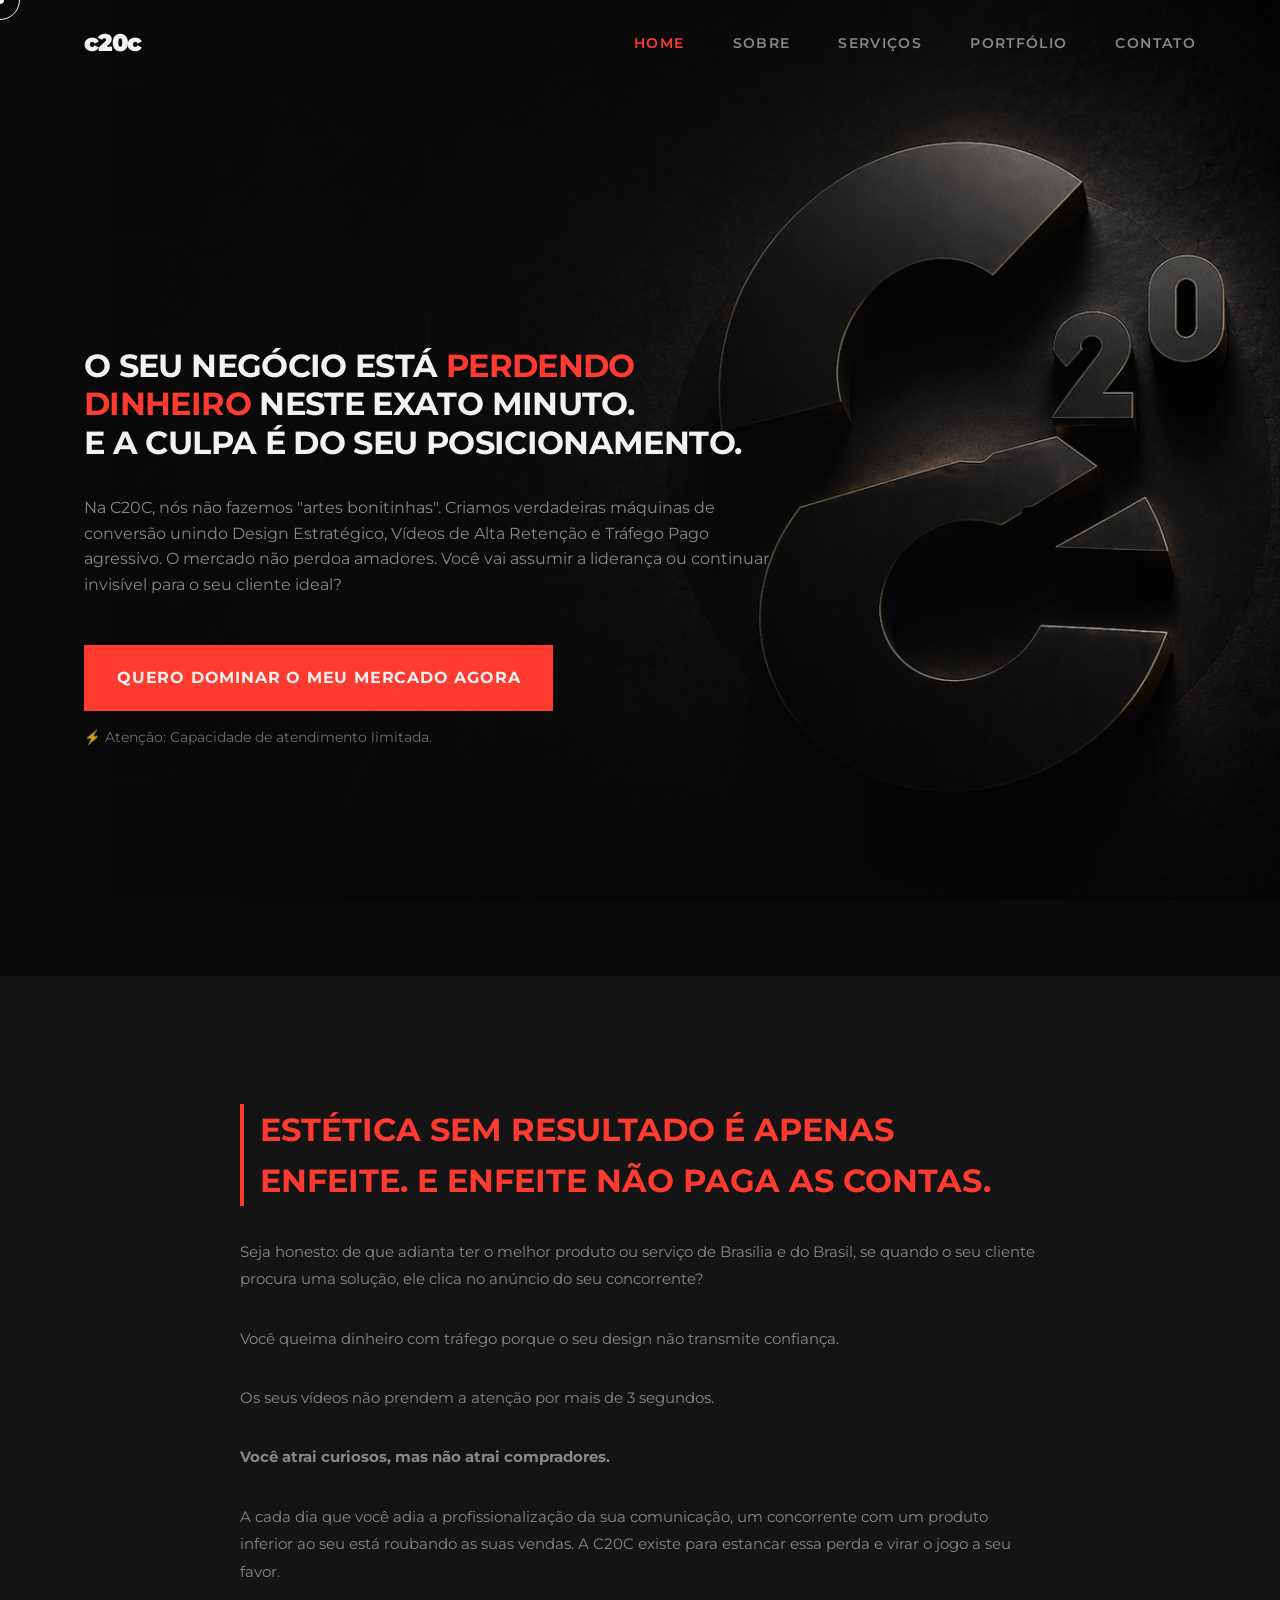
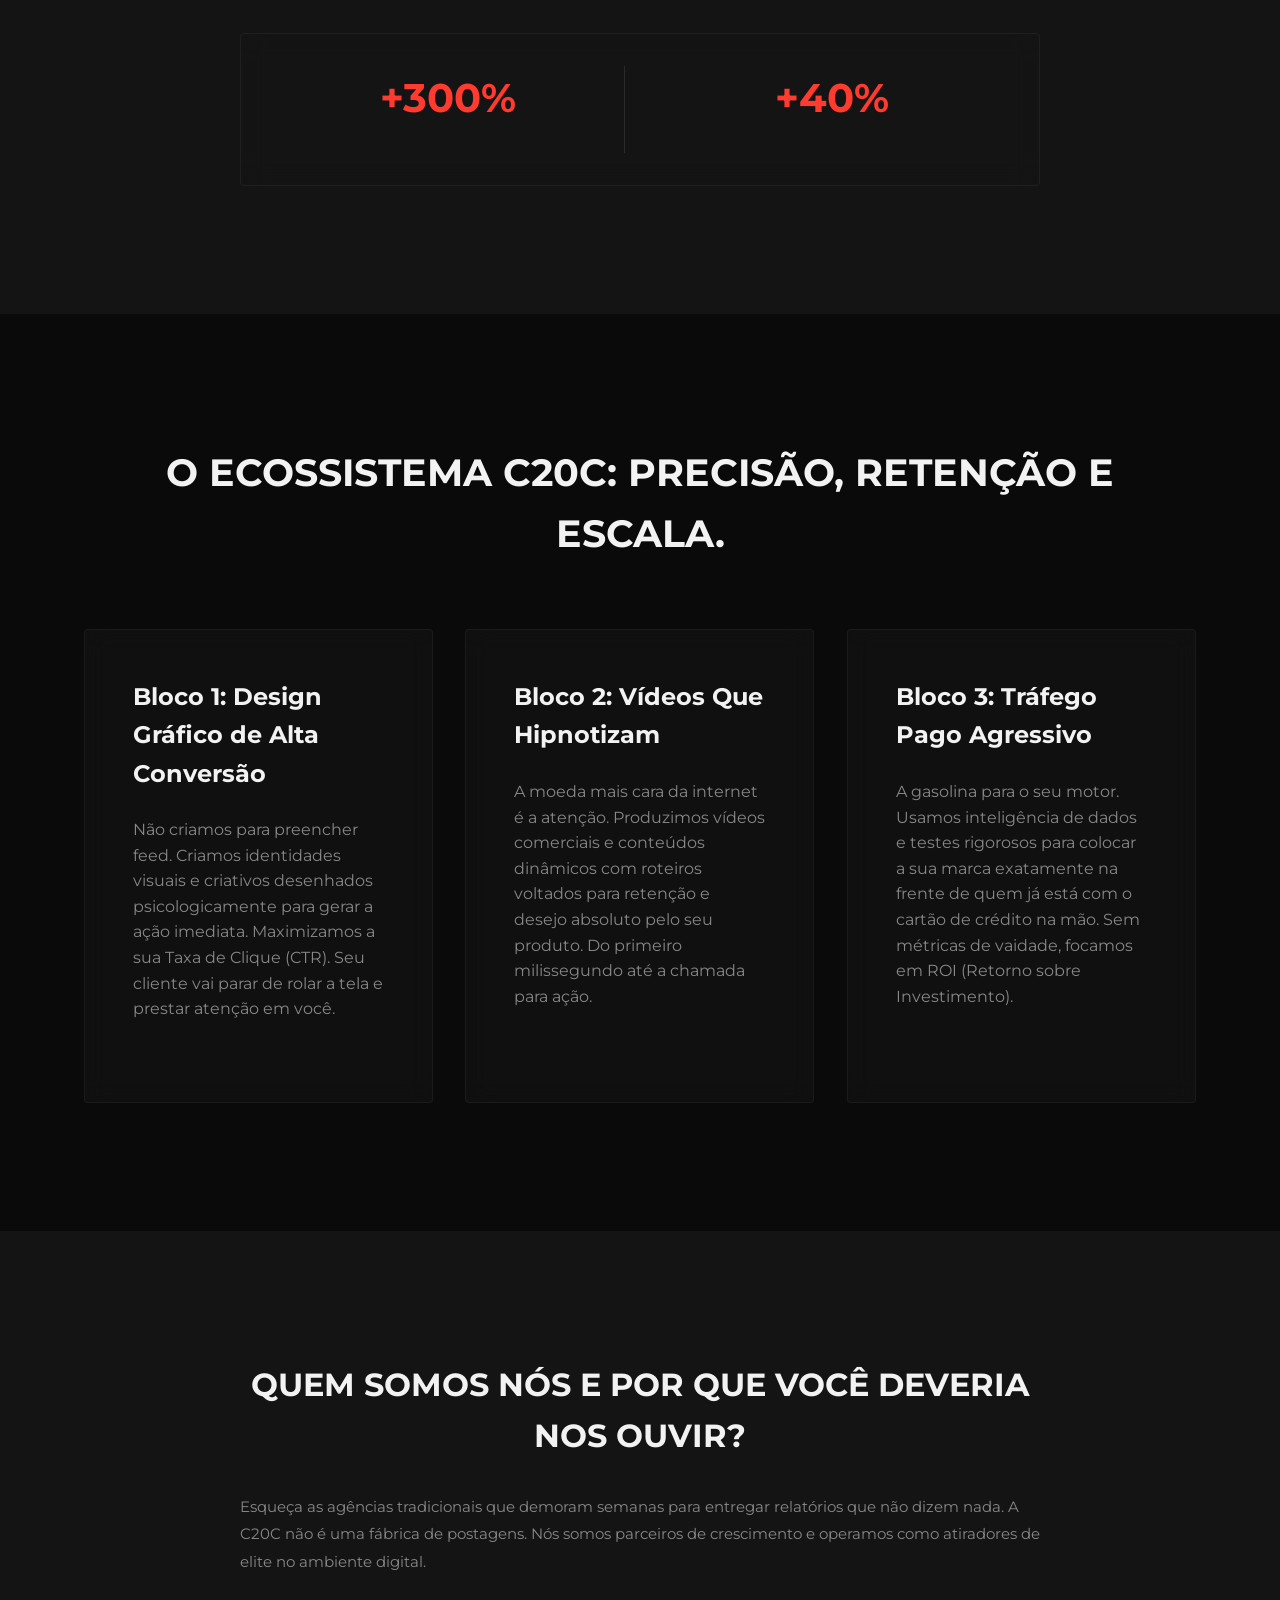
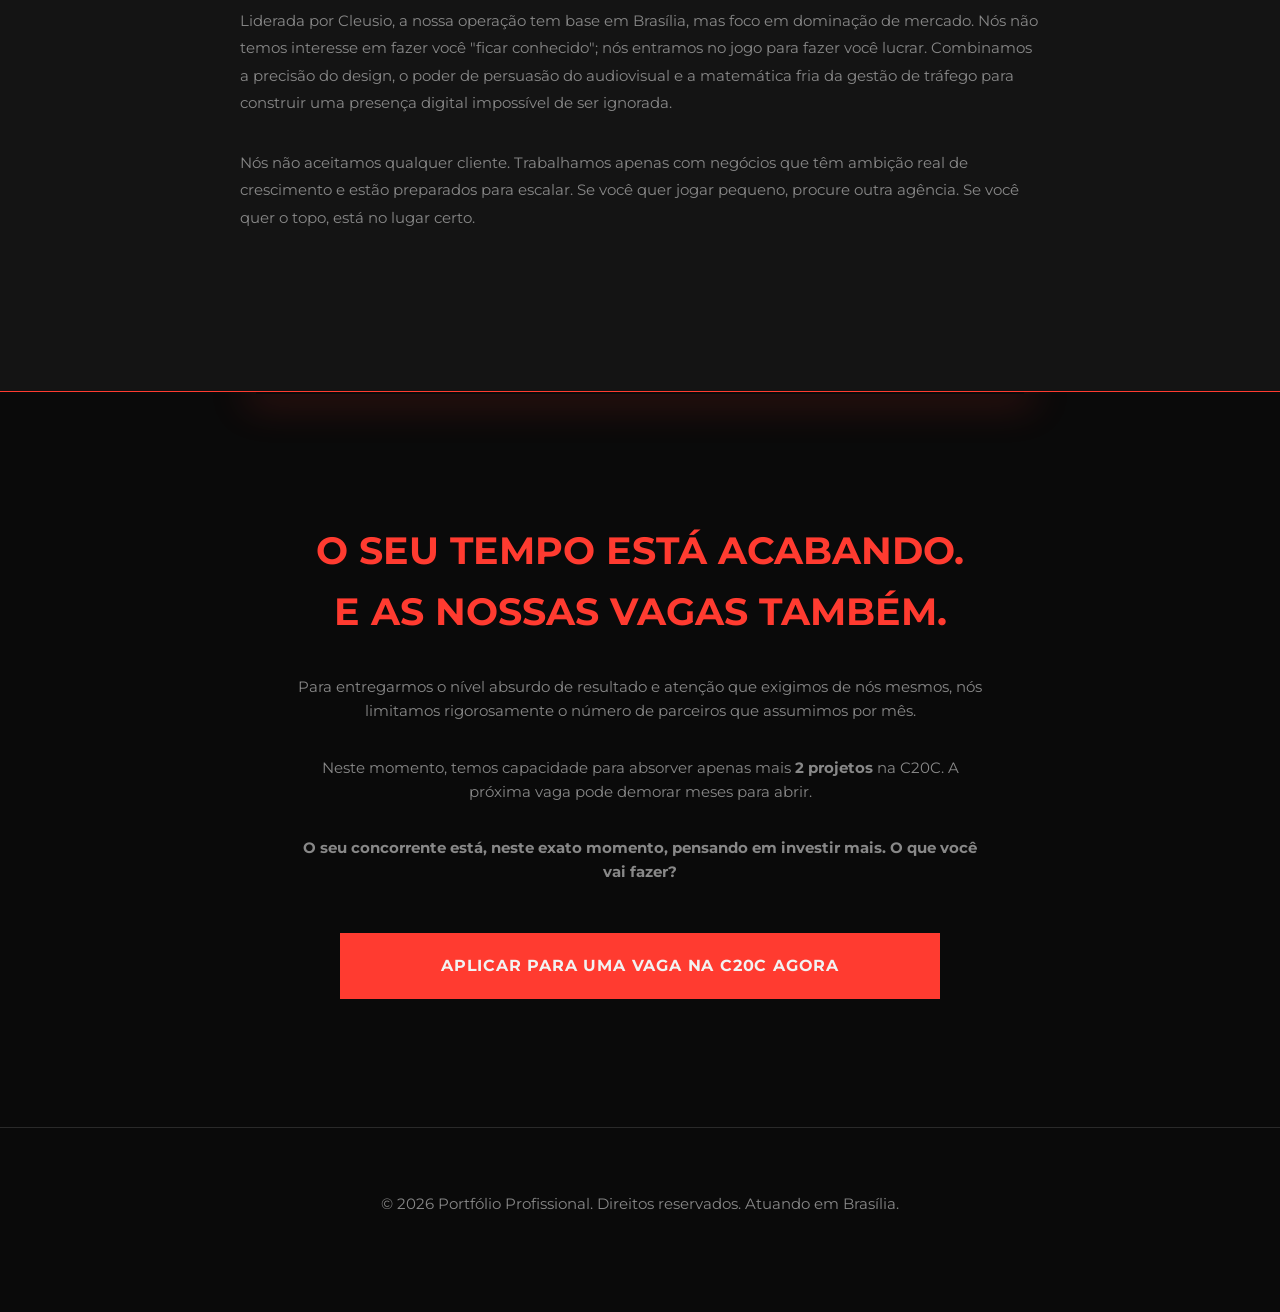
<file: index.html>
<!DOCTYPE html>
<html lang="pt-BR">
<head>
    <meta charset="UTF-8">
    <meta name="viewport" content="width=device-width, initial-scale=1.0">
    <title>Portfólio Profissional | Design, Vídeo e Tráfego</title>
    <link rel="stylesheet" href="assets/css/style.css">
    <!-- Otimização de Carregamento -->
    <link rel="preload" as="image" href="assets/images/bg-c20c.png">
</head>
<body>

<!-- Background Global Responsivo -->
<div class="global-bg"></div>

<!-- Custom Cursor Elements -->
<div class="cursor-dot"></div>
<div class="cursor-outline"></div>

<header id="main-header">
    <div class="container nav-container">
        <a href="index.html" class="logo">c20c</a>
        <button class="mobile-toggle" aria-label="Abrir menu">
            <span></span><span></span><span></span>
        </button>
        <nav class="nav-menu">
            <ul>
                <li><a href="index.html" class="active">Home</a></li>
                <li><a href="sobre.html" class="">Sobre</a></li>
                <li><a href="servicos.html" class="">Serviços</a></li>
                <li><a href="portfolio.html" class="">Portfólio</a></li>
                <li><a href="contato.html" class="">Contato</a></li>
            </ul>
        </nav>
    </div>
</header>
<main>



<!-- CABEÇALHO DA LANDING PAGE -->
<section class="section hero-section">
    <div class="container hero-container" style="padding-top: 120px; display: flex; align-items: center; min-height: 80vh;">
        
        <!-- Coluna Esquerda: Textos e Botões -->
        <div class="hero-content" style="max-width: 700px; text-align: left;">
            <h1 class="animate-on-scroll" style="font-size: clamp(1.3rem, 2.5vw, 2.2rem); line-height: 1.2; letter-spacing: -0.02em;">
                O SEU NEGÓCIO ESTÁ <span style="color: var(--accent);">PERDENDO DINHEIRO</span> NESTE EXATO MINUTO.<br>E A CULPA É DO SEU POSICIONAMENTO.
            </h1>
            <p class="hero-subtitle animate-on-scroll" style="margin: 2rem 0; font-size: 1rem; color: var(--text-muted);">
                Na C20C, nós não fazemos "artes bonitinhas". Criamos verdadeiras máquinas de conversão unindo Design Estratégico, Vídeos de Alta Retenção e Tráfego Pago agressivo. O mercado não perdoa amadores. Você vai assumir a liderança ou continuar invisível para o seu cliente ideal?
            </p>
            <div class="cta-group animate-on-scroll" style="display: flex; flex-direction: column; align-items: flex-start; gap: 0.5rem; margin-top: 3rem;">
                <a href="https://wa.me/244935633735?text=Ol%C3%A1%21%20Quero%20dominar%20o%20meu%20mercado." target="_blank" class="btn btn-giant" style="max-width: fit-content; padding-left: 2rem; padding-right: 2rem;">QUERO DOMINAR O MEU MERCADO AGORA</a>
                <span style="font-size: 0.85rem; color: var(--text-muted); opacity: 0.8; font-family: var(--font-heading); margin-top: 0.5rem;">⚡ Atenção: Capacidade de atendimento limitada.</span>
            </div>
        </div>

    </div>
</section>

<!-- SEÇÃO 1: A DOR E A NECESSIDADE -->
<section class="section" style="background: var(--bg-panel);">
    <div class="container">
        <div style="max-width: 800px; margin: 0 auto;">
            <h2 class="animate-on-scroll" style="color: var(--accent); font-size: clamp(1.3rem, 2.5vw, 2.2rem); margin-bottom: 2rem; border-left: 4px solid var(--accent); padding-left: 1rem;">
                ESTÉTICA SEM RESULTADO É APENAS ENFEITE. E ENFEITE NÃO PAGA AS CONTAS.
            </h2>
            <div class="animate-on-scroll" style="font-size: 0.95rem; line-height: 1.8;">
                <p>Seja honesto: de que adianta ter o melhor produto ou serviço de Brasília e do Brasil, se quando o seu cliente procura uma solução, ele clica no anúncio do seu concorrente?</p>
                <p>Você queima dinheiro com tráfego porque o seu design não transmite confiança.</p>
                <p>Os seus vídeos não prendem a atenção por mais de 3 segundos.</p>
                <p><strong>Você atrai curiosos, mas não atrai compradores.</strong></p>
                <p>A cada dia que você adia a profissionalização da sua comunicação, um concorrente com um produto inferior ao seu está roubando as suas vendas. A C20C existe para estancar essa perda e virar o jogo a seu favor.</p>
            </div>
            
            <!-- Provas -->
            <div class="glass-panel animate-on-scroll" style="margin-top: 3rem; padding: 2rem; display: flex; flex-wrap: wrap; gap: 2rem; justify-content: center;">
                <div style="flex: 1; min-width: 200px; text-align: center; border-right: 1px solid var(--border-color);">
                    <strong style="font-size: 2.5rem; color: var(--accent); font-family: var(--font-heading);">+300%</strong>
                    <p style="margin:0; font-size:0.9rem;">de ROI em Google Ads</p>
                </div>
                <div style="flex: 1; min-width: 200px; text-align: center;">
                    <strong style="font-size: 2.5rem; color: var(--accent); font-family: var(--font-heading);">+40%</strong>
                    <p style="margin:0; font-size:0.9rem;">no Fechamento de Clientes (Branding)</p>
                </div>
            </div>
        </div>
    </div>
</section>

<!-- SEÇÃO 2: A SOLUÇÃO (O Arsenal da C20C) -->
<section class="section">
    <div class="container">
        <h2 class="animate-on-scroll" style="text-align: center; margin-bottom: 4rem; font-size: clamp(1.5rem, 3vw, 2.5rem);">O ECOSSISTEMA C20C: PRECISÃO, RETENÇÃO E ESCALA.</h2>
        
        <div style="display: grid; grid-template-columns: repeat(auto-fit, minmax(300px, 1fr)); gap: 2rem;">
            <div class="glass-panel animate-on-scroll" style="padding: 3rem;">
                <h3 style="color: var(--text-main); margin-bottom: 1.5rem; font-size: 1.5rem;">Bloco 1: Design Gráfico de Alta Conversão</h3>
                <p style="font-size: 1rem;">Não criamos para preencher feed. Criamos identidades visuais e criativos desenhados psicologicamente para gerar a ação imediata. Maximizamos a sua Taxa de Clique (CTR). Seu cliente vai parar de rolar a tela e prestar atenção em você.</p>
            </div>
            
            <div class="glass-panel animate-on-scroll" style="padding: 3rem;">
                <h3 style="color: var(--text-main); margin-bottom: 1.5rem; font-size: 1.5rem;">Bloco 2: Vídeos Que Hipnotizam</h3>
                <p style="font-size: 1rem;">A moeda mais cara da internet é a atenção. Produzimos vídeos comerciais e conteúdos dinâmicos com roteiros voltados para retenção e desejo absoluto pelo seu produto. Do primeiro milissegundo até a chamada para ação.</p>
            </div>
            
            <div class="glass-panel animate-on-scroll" style="padding: 3rem;">
                <h3 style="color: var(--text-main); margin-bottom: 1.5rem; font-size: 1.5rem;">Bloco 3: Tráfego Pago Agressivo</h3>
                <p style="font-size: 1rem;">A gasolina para o seu motor. Usamos inteligência de dados e testes rigorosos para colocar a sua marca exatamente na frente de quem já está com o cartão de crédito na mão. Sem métricas de vaidade, focamos em ROI (Retorno sobre Investimento).</p>
            </div>
        </div>
    </div>
</section>

<!-- SEÇÃO 3: SOBRE A AGÊNCIA -->
<section class="section" style="background: var(--bg-panel);">
    <div class="container">
        <div style="max-width: 800px; margin: 0 auto; text-align: center;">
            <h2 class="animate-on-scroll" style="margin-bottom: 2rem; font-size: clamp(1.3rem, 2.5vw, 2.2rem);">QUEM SOMOS NÓS E POR QUE VOCÊ DEVERIA NOS OUVIR?</h2>
            <div class="animate-on-scroll" style="text-align: left; font-size: 0.95rem; line-height: 1.8;">
                <p>Esqueça as agências tradicionais que demoram semanas para entregar relatórios que não dizem nada. A C20C não é uma fábrica de postagens. Nós somos parceiros de crescimento e operamos como atiradores de elite no ambiente digital.</p>
                <p>Liderada por Cleusio, a nossa operação tem base em Brasília, mas foco em dominação de mercado. Nós não temos interesse em fazer você "ficar conhecido"; nós entramos no jogo para fazer você lucrar. Combinamos a precisão do design, o poder de persuasão do audiovisual e a matemática fria da gestão de tráfego para construir uma presença digital impossível de ser ignorada.</p>
                <p>Nós não aceitamos qualquer cliente. Trabalhamos apenas com negócios que têm ambição real de crescimento e estão preparados para escalar. Se você quer jogar pequeno, procure outra agência. Se você quer o topo, está no lugar certo.</p>
            </div>
        </div>
    </div>
</section>

<!-- SEÇÃO 4: ESCASSEZ EXTREMA E CHAMADA FINAL -->
<section class="section" style="text-align: center; border-top: 1px solid var(--accent); position: relative; overflow: hidden;">
    <!-- Pseudo glow effect -->
    <div style="position: absolute; top: 0; left: 50%; transform: translateX(-50%); width: 60%; height: 2px; box-shadow: 0 0 40px 10px rgba(255, 59, 48, 0.2);"></div>
    
    <div class="container animate-on-scroll">
        <h2 style="color: var(--accent); font-size: clamp(1.5rem, 3vw, 2.5rem); margin-bottom: 2rem;">O SEU TEMPO ESTÁ ACABANDO.<br>E AS NOSSAS VAGAS TAMBÉM.</h2>
        <div style="max-width: 700px; margin: 0 auto 3rem auto; font-size: 1rem;">
            <p>Para entregarmos o nível absurdo de resultado e atenção que exigimos de nós mesmos, nós limitamos rigorosamente o número de parceiros que assumimos por mês.</p>
            <p>Neste momento, temos capacidade para absorver apenas mais <strong>2 projetos</strong> na C20C. A próxima vaga pode demorar meses para abrir.</p>
            <p><strong>O seu concorrente está, neste exato momento, pensando em investir mais. O que você vai fazer?</strong></p>
        </div>
        
        <a href="https://wa.me/244935633735?text=Ol%C3%A1%21%20Gostaria%20de%20aplicar%20para%20uma%20das%20vagas%20da%20C20C%20com%20urg%C3%AAncia." target="_blank" class="btn btn-giant animate-on-scroll" style="animation: pulse 2s infinite;">APLICAR PARA UMA VAGA NA C20C AGORA</a>
    </div>
</section>



</main>
<footer>
    <div class="container">
        <p>&copy; 2026 Portfólio Profissional. Direitos reservados. Atuando em Brasília.</p>
    </div>
</footer>

<script src="assets/js/main.js"></script>
</body>
</html>
</file>
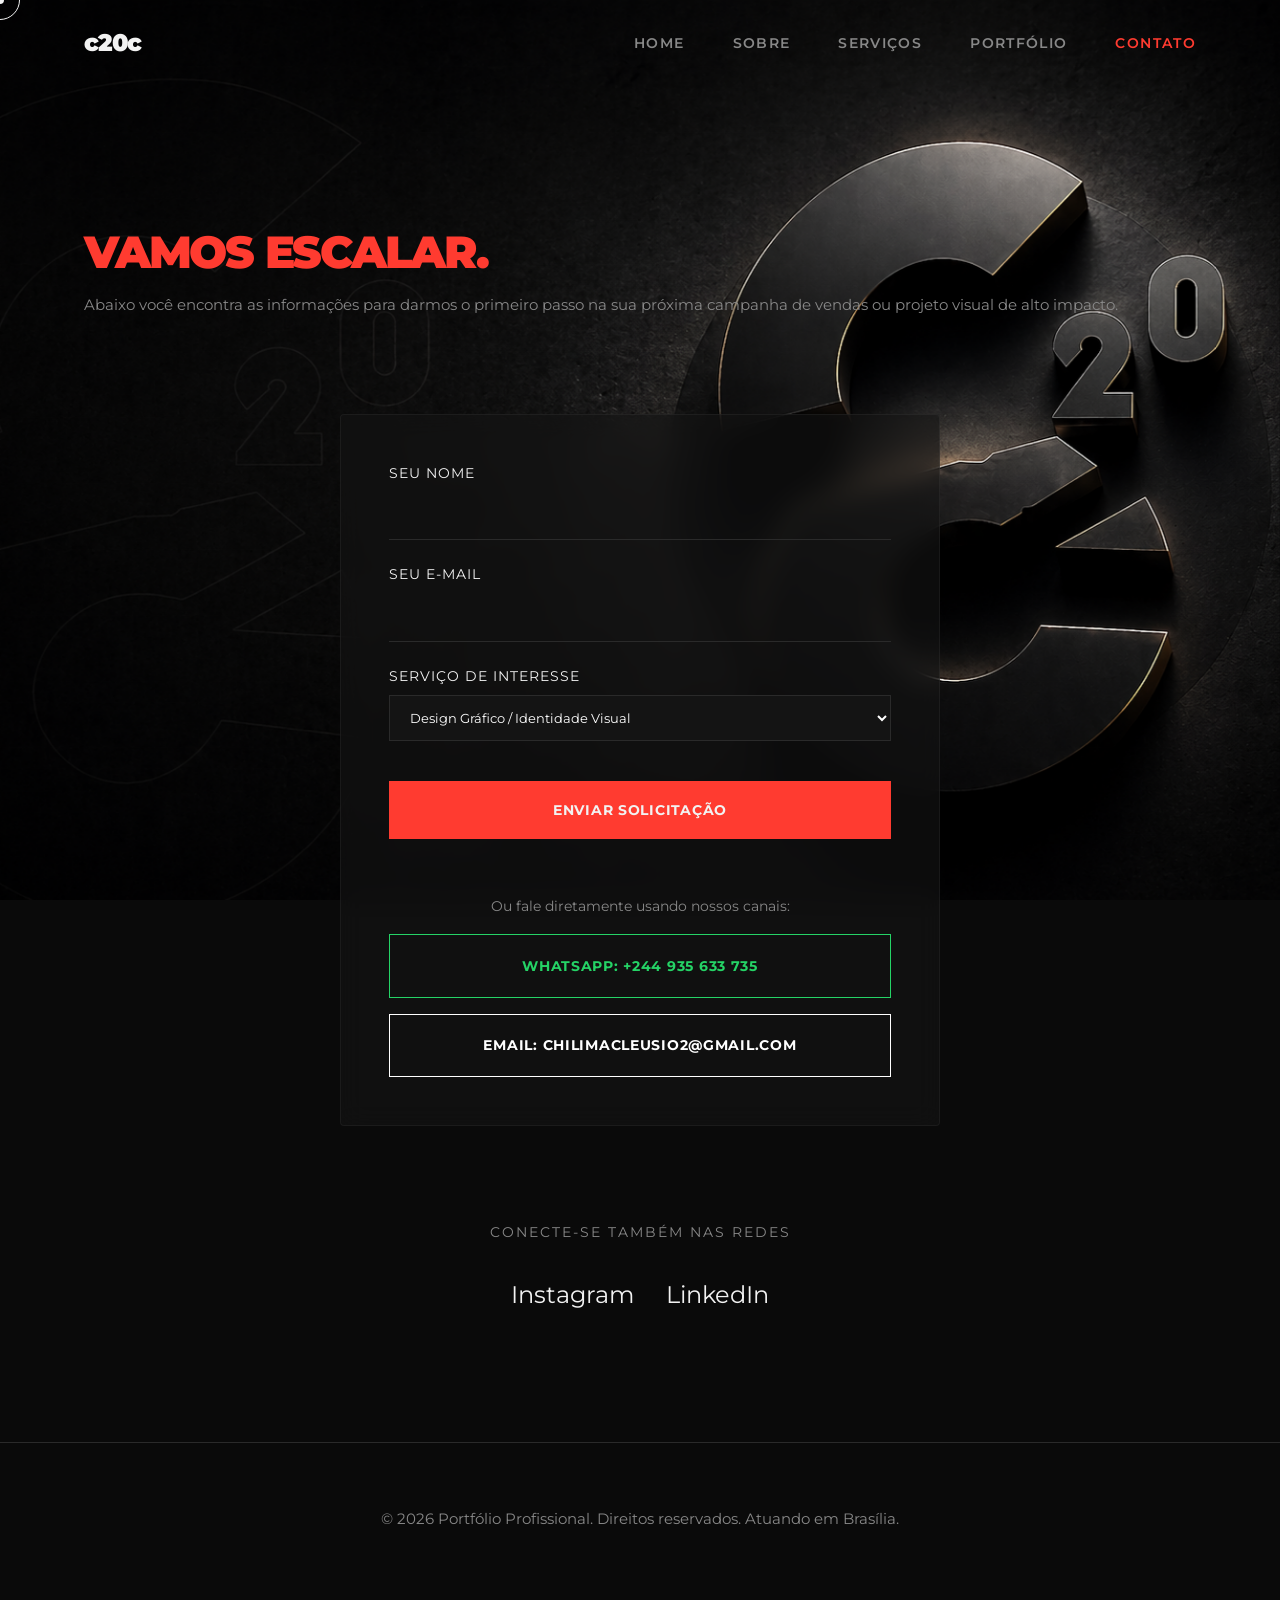
<file: contato.html>
<!DOCTYPE html>
<html lang="pt-BR">
<head>
    <meta charset="UTF-8">
    <meta name="viewport" content="width=device-width, initial-scale=1.0">
    <title>Portfólio Profissional | Design, Vídeo e Tráfego</title>
    <link rel="stylesheet" href="assets/css/style.css">
    <!-- Otimização de Carregamento -->
    <link rel="preload" as="image" href="assets/images/bg-c20c.png">
</head>
<body>

<!-- Background Global Responsivo -->
<div class="global-bg"></div>

<!-- Custom Cursor Elements -->
<div class="cursor-dot"></div>
<div class="cursor-outline"></div>

<header id="main-header">
    <div class="container nav-container">
        <a href="index.html" class="logo">c20c</a>
        <button class="mobile-toggle" aria-label="Abrir menu">
            <span></span><span></span><span></span>
        </button>
        <nav class="nav-menu">
            <ul>
                <li><a href="index.html" class="">Home</a></li>
                <li><a href="sobre.html" class="">Sobre</a></li>
                <li><a href="servicos.html" class="">Serviços</a></li>
                <li><a href="portfolio.html" class="">Portfólio</a></li>
                <li><a href="contato.html" class="active">Contato</a></li>
            </ul>
        </nav>
    </div>
</header>
<main>



<section class="section">
    <div class="container" style="padding-top: 100px;">
        <h1 class="oversized-text" style="color: var(--accent);">Vamos Escalar.</h1>
        <p>Abaixo você encontra as informações para darmos o primeiro passo na sua próxima campanha de vendas ou projeto visual de alto impacto.</p>

        <div style="display: grid; grid-template-columns: 1fr; gap: 4rem; padding-top: 4rem;">
            <!-- Formulário Contato Custom -->
            <div class="glass-panel" style="padding: 3rem; max-width: 600px; margin: 0 auto; width: 100%;">
                <form action="#" method="POST" style="display: flex; flex-direction: column; gap: 1.5rem;">
                    
                    <div style="display: flex; flex-direction: column; gap: 0.5rem;">
                        <label for="nome" style="font-family: var(--font-heading); font-size: 0.85rem; text-transform: uppercase; letter-spacing: 1px; color: var(--text-main);">Seu Nome</label>
                        <input type="text" id="nome" name="nome" required style="background: transparent; border: none; border-bottom: 1px solid var(--border-color); padding: 0.8rem 0; color: #fff; font-family: var(--font-body); font-size: 1.1rem; outline: none; transition: var(--transition-smooth);">
                    </div>

                    <div style="display: flex; flex-direction: column; gap: 0.5rem;">
                        <label for="email" style="font-family: var(--font-heading); font-size: 0.85rem; text-transform: uppercase; letter-spacing: 1px; color: var(--text-main);">Seu E-mail</label>
                        <input type="email" id="email" name="email" required style="background: transparent; border: none; border-bottom: 1px solid var(--border-color); padding: 0.8rem 0; color: #fff; font-family: var(--font-body); font-size: 1.1rem; outline: none; transition: var(--transition-smooth);">
                    </div>

                    <div style="display: flex; flex-direction: column; gap: 0.5rem;">
                        <label for="interesse" style="font-family: var(--font-heading); font-size: 0.85rem; text-transform: uppercase; letter-spacing: 1px; color: var(--text-main);">Serviço de Interesse</label>
                        <select id="interesse" name="interesse" style="background: var(--bg-panel); border: 1px solid var(--border-color); padding: 0.8rem 1rem; color: #fff; font-family: var(--font-heading); outline: none;">
                            <option value="design">Design Gráfico / Identidade Visual</option>
                            <option value="video">Videomaker / Edição</option>
                            <option value="trafego">Gestão de Tráfego Pago / Escala</option>
                            <option value="consultoria">Consultoria Geral</option>
                        </select>
                    </div>

                    <button type="submit" class="btn" style="margin-top: 1rem; width: 100%;">Enviar Solicitação</button>
                    
                    <div style="text-align: center; margin-top: 2rem;">
                        <p style="font-size: 0.9rem; margin-bottom: 1rem;">Ou fale diretamente usando nossos canais:</p>
                        <a href="https://wa.me/244935633735" target="_blank" class="btn btn-secondary" style="border-color: #25D366; color: #25D366; width: 100%; display: inline-block; margin-bottom: 1rem;">WhatsApp: +244 935 633 735</a>
                        <a href="mailto:chilimacleusio2@gmail.com" class="btn btn-secondary" style="border-color: #fff; color: #fff; width: 100%; display: inline-block;">Email: chilimacleusio2@gmail.com</a>
                    </div>
                </form>
            </div>
            
            <div style="text-align: center; margin-top: 2rem;">
                <p style="font-family: var(--font-heading); font-size: 0.85rem; text-transform: uppercase; letter-spacing: 2px;">Conecte-se também nas redes</p>
                <div style="display: flex; justify-content: center; gap: 2rem; margin-top: 1rem;">
                    <a href="#" style="color: var(--text-main); font-size: 1.5rem; text-decoration: none; font-family: var(--font-heading);">Instagram</a>
                    <a href="#" style="color: var(--text-main); font-size: 1.5rem; text-decoration: none; font-family: var(--font-heading);">LinkedIn</a>
                </div>
            </div>
            
        </div>
    </div>
</section>

<!-- Adicionando focus effect basico aos inputs no CSS in-line (usando style.css proximo projeto) -->
<style>
input:focus {
    border-bottom: 1px solid var(--accent) !important;
}
</style>



</main>
<footer>
    <div class="container">
        <p>&copy; 2026 Portfólio Profissional. Direitos reservados. Atuando em Brasília.</p>
    </div>
</footer>

<script src="assets/js/main.js"></script>
</body>
</html>
</file>
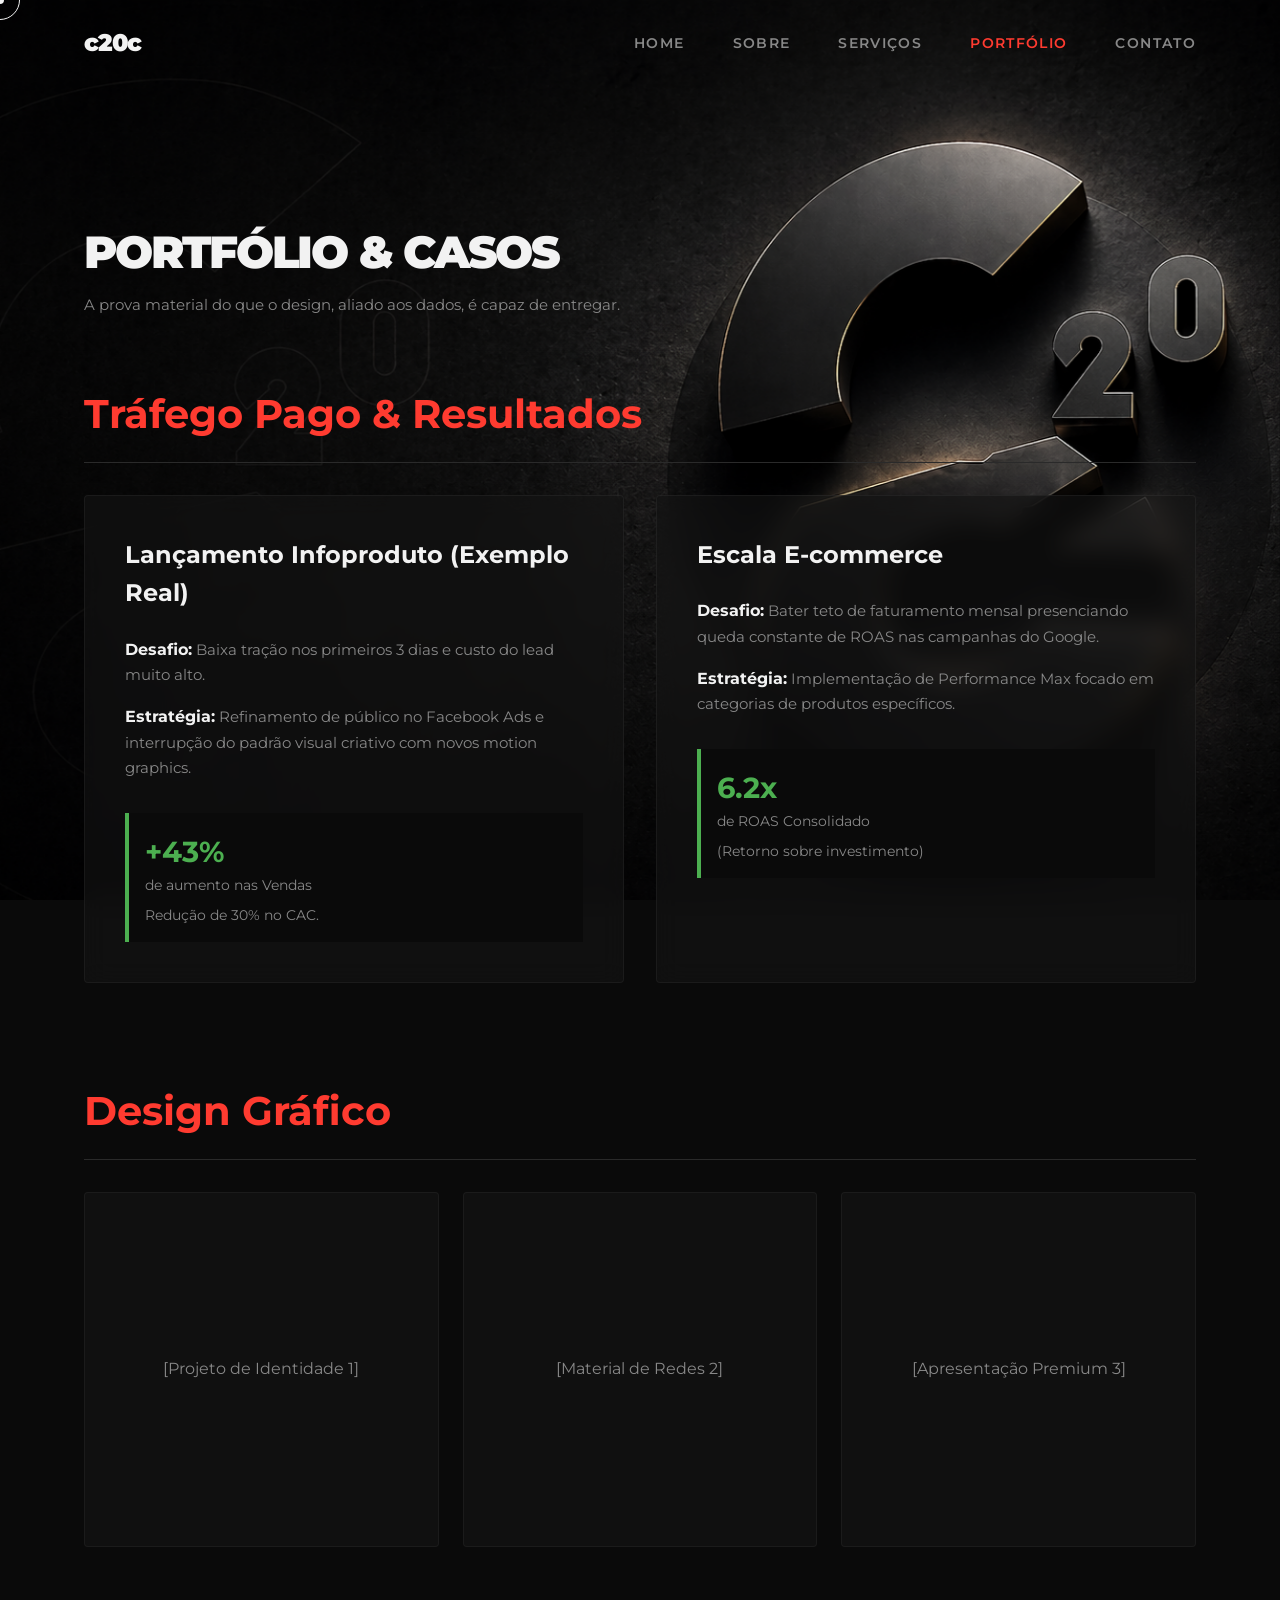
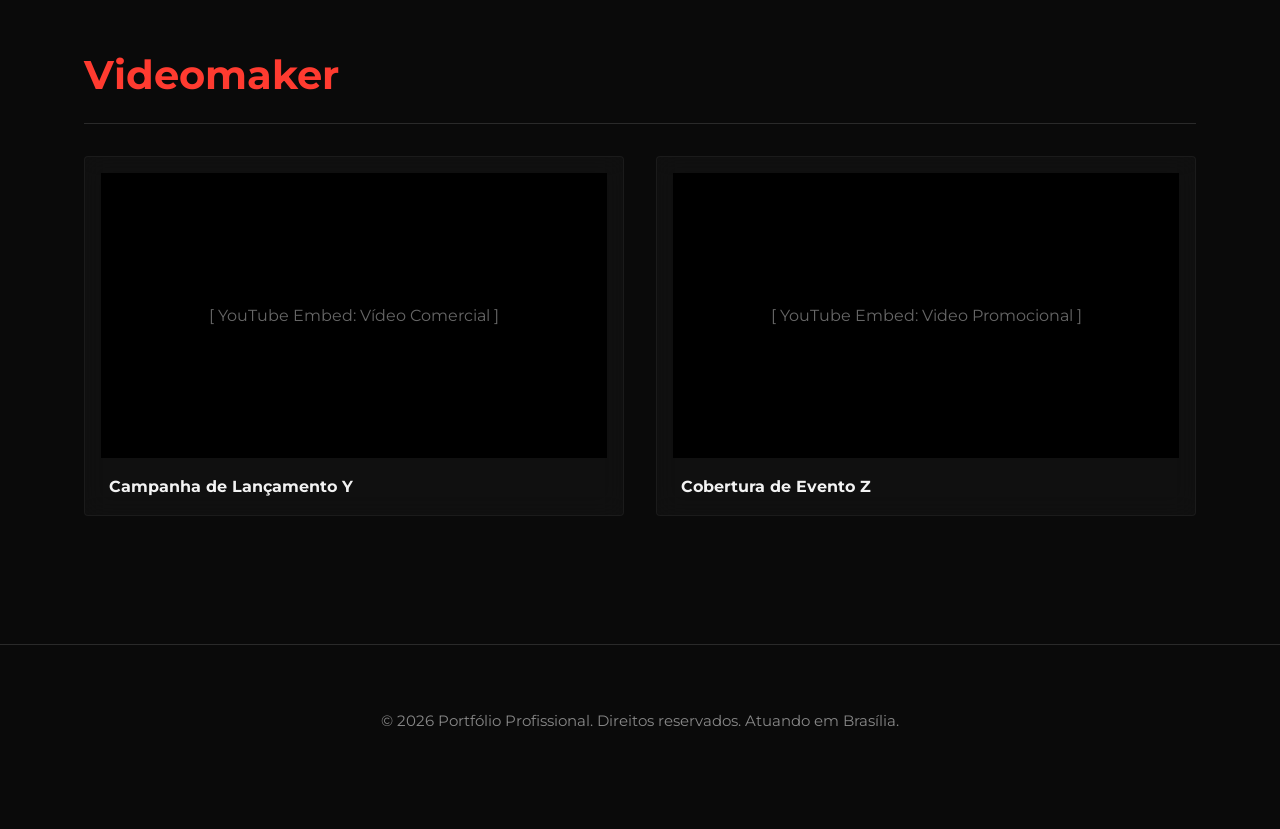
<file: portfolio.html>
<!DOCTYPE html>
<html lang="pt-BR">
<head>
    <meta charset="UTF-8">
    <meta name="viewport" content="width=device-width, initial-scale=1.0">
    <title>Portfólio Profissional | Design, Vídeo e Tráfego</title>
    <link rel="stylesheet" href="assets/css/style.css">
    <!-- Otimização de Carregamento -->
    <link rel="preload" as="image" href="assets/images/bg-c20c.png">
</head>
<body>

<!-- Background Global Responsivo -->
<div class="global-bg"></div>

<!-- Custom Cursor Elements -->
<div class="cursor-dot"></div>
<div class="cursor-outline"></div>

<header id="main-header">
    <div class="container nav-container">
        <a href="index.html" class="logo">c20c</a>
        <button class="mobile-toggle" aria-label="Abrir menu">
            <span></span><span></span><span></span>
        </button>
        <nav class="nav-menu">
            <ul>
                <li><a href="index.html" class="">Home</a></li>
                <li><a href="sobre.html" class="">Sobre</a></li>
                <li><a href="servicos.html" class="">Serviços</a></li>
                <li><a href="portfolio.html" class="active">Portfólio</a></li>
                <li><a href="contato.html" class="">Contato</a></li>
            </ul>
        </nav>
    </div>
</header>
<main>



<section class="section">
    <div class="container" style="padding-top: 100px;">
        <h1 class="oversized-text">Portfólio & Casos</h1>
        <p>A prova material do que o design, aliado aos dados, é capaz de entregar.</p>
        
        <div style="margin-top: 4rem;">
            <!-- Casos de Sucesso Tráfego -->
            <div style="margin-bottom: 6rem;">
                <h2 style="font-family: var(--font-heading); font-size: 2.5rem; border-bottom: 1px solid var(--border-color); padding-bottom: 1rem; margin-bottom: 2rem; color: var(--accent);">Tráfego Pago & Resultados</h2>
                <div style="display: grid; grid-template-columns: repeat(auto-fit, minmax(300px, 1fr)); gap: 2rem;">
                    
                    <div class="glass-panel" style="padding: 2.5rem;">
                        <h3 style="font-size: 1.5rem; margin-bottom: 1.5rem;">Lançamento Infoproduto (Exemplo Real)</h3>
                        <div style="margin-bottom: 1rem;">
                            <strong style="color: var(--text-main);">Desafio:</strong> 
                            <span style="color: var(--text-muted); font-size: 0.95rem;">Baixa tração nos primeiros 3 dias e custo do lead muito alto.</span>
                        </div>
                        <div style="margin-bottom: 1rem;">
                            <strong style="color: var(--text-main);">Estratégia:</strong> 
                            <span style="color: var(--text-muted); font-size: 0.95rem;">Refinamento de público no Facebook Ads e interrupção do padrão visual criativo com novos motion graphics.</span>
                        </div>
                        <div style="margin-top: 2rem; background: var(--bg-dark); padding: 1rem; border-left: 4px solid #4CAF50;">
                            <strong style="font-size: 1.8rem; color: #4CAF50;">+43%</strong>
                            <p style="margin:0; font-size:0.85rem;">de aumento nas Vendas</p>
                            <p style="margin:0; font-size:0.85rem; margin-top: 0.5rem;">Redução de 30% no CAC.</p>
                        </div>
                    </div>

                    <div class="glass-panel" style="padding: 2.5rem;">
                        <h3 style="font-size: 1.5rem; margin-bottom: 1.5rem;">Escala E-commerce</h3>
                        <div style="margin-bottom: 1rem;">
                            <strong style="color: var(--text-main);">Desafio:</strong> 
                            <span style="color: var(--text-muted); font-size: 0.95rem;">Bater teto de faturamento mensal presenciando queda constante de ROAS nas campanhas do Google.</span>
                        </div>
                        <div style="margin-bottom: 1rem;">
                            <strong style="color: var(--text-main);">Estratégia:</strong> 
                            <span style="color: var(--text-muted); font-size: 0.95rem;">Implementação de Performance Max focado em categorias de produtos específicos.</span>
                        </div>
                        <div style="margin-top: 2rem; background: var(--bg-dark); padding: 1rem; border-left: 4px solid #4CAF50;">
                            <strong style="font-size: 1.8rem; color: #4CAF50;">6.2x</strong>
                            <p style="margin:0; font-size:0.85rem;">de ROAS Consolidado</p>
                            <p style="margin:0; font-size:0.85rem; margin-top: 0.5rem;">(Retorno sobre investimento)</p>
                        </div>
                    </div>
                </div>
            </div>

            <!-- Vitrines Visuais -->
            <div style="margin-bottom: 6rem;">
                <h2 style="font-family: var(--font-heading); font-size: 2.5rem; border-bottom: 1px solid var(--border-color); padding-bottom: 1rem; margin-bottom: 2rem; color: var(--accent);">Design Gráfico</h2>
                <div style="display: grid; grid-template-columns: repeat(auto-fit, minmax(280px, 1fr)); gap: 1.5rem;">
                    <div style="aspect-ratio: 1; background: var(--glass-bg); border: 1px solid var(--glass-border); border-radius: 4px; display: flex; align-items: center; justify-content: center; color: var(--text-muted);">[Projeto de Identidade 1]</div>
                    <div style="aspect-ratio: 1; background: var(--glass-bg); border: 1px solid var(--glass-border); border-radius: 4px; display: flex; align-items: center; justify-content: center; color: var(--text-muted);">[Material de Redes 2]</div>
                    <div style="aspect-ratio: 1; background: var(--glass-bg); border: 1px solid var(--glass-border); border-radius: 4px; display: flex; align-items: center; justify-content: center; color: var(--text-muted);">[Apresentação Premium 3]</div>
                </div>
            </div>

            <div>
                <h2 style="font-family: var(--font-heading); font-size: 2.5rem; border-bottom: 1px solid var(--border-color); padding-bottom: 1rem; margin-bottom: 2rem; color: var(--accent);">Videomaker</h2>
                <div style="display: grid; grid-template-columns: repeat(auto-fit, minmax(400px, 1fr)); gap: 2rem;">
                    <div class="glass-panel" style="padding: 1rem;">
                        <div style="background: #000; width: 100%; aspect-ratio: 16/9; display: flex; align-items: center; justify-content: center;">
                            <span style="color: #666;">[ YouTube Embed: Vídeo Comercial ]</span>
                        </div>
                        <h4 style="margin-top: 1rem; margin-left: 0.5rem; font-family: var(--font-heading);">Campanha de Lançamento Y</h4>
                    </div>
                    <div class="glass-panel" style="padding: 1rem;">
                        <div style="background: #000; width: 100%; aspect-ratio: 16/9; display: flex; align-items: center; justify-content: center;">
                            <span style="color: #666;">[ YouTube Embed: Video Promocional ]</span>
                        </div>
                        <h4 style="margin-top: 1rem; margin-left: 0.5rem; font-family: var(--font-heading);">Cobertura de Evento Z</h4>
                    </div>
                </div>
            </div>
        </div>
    </div>
</section>



</main>
<footer>
    <div class="container">
        <p>&copy; 2026 Portfólio Profissional. Direitos reservados. Atuando em Brasília.</p>
    </div>
</footer>

<script src="assets/js/main.js"></script>
</body>
</html>
</file>
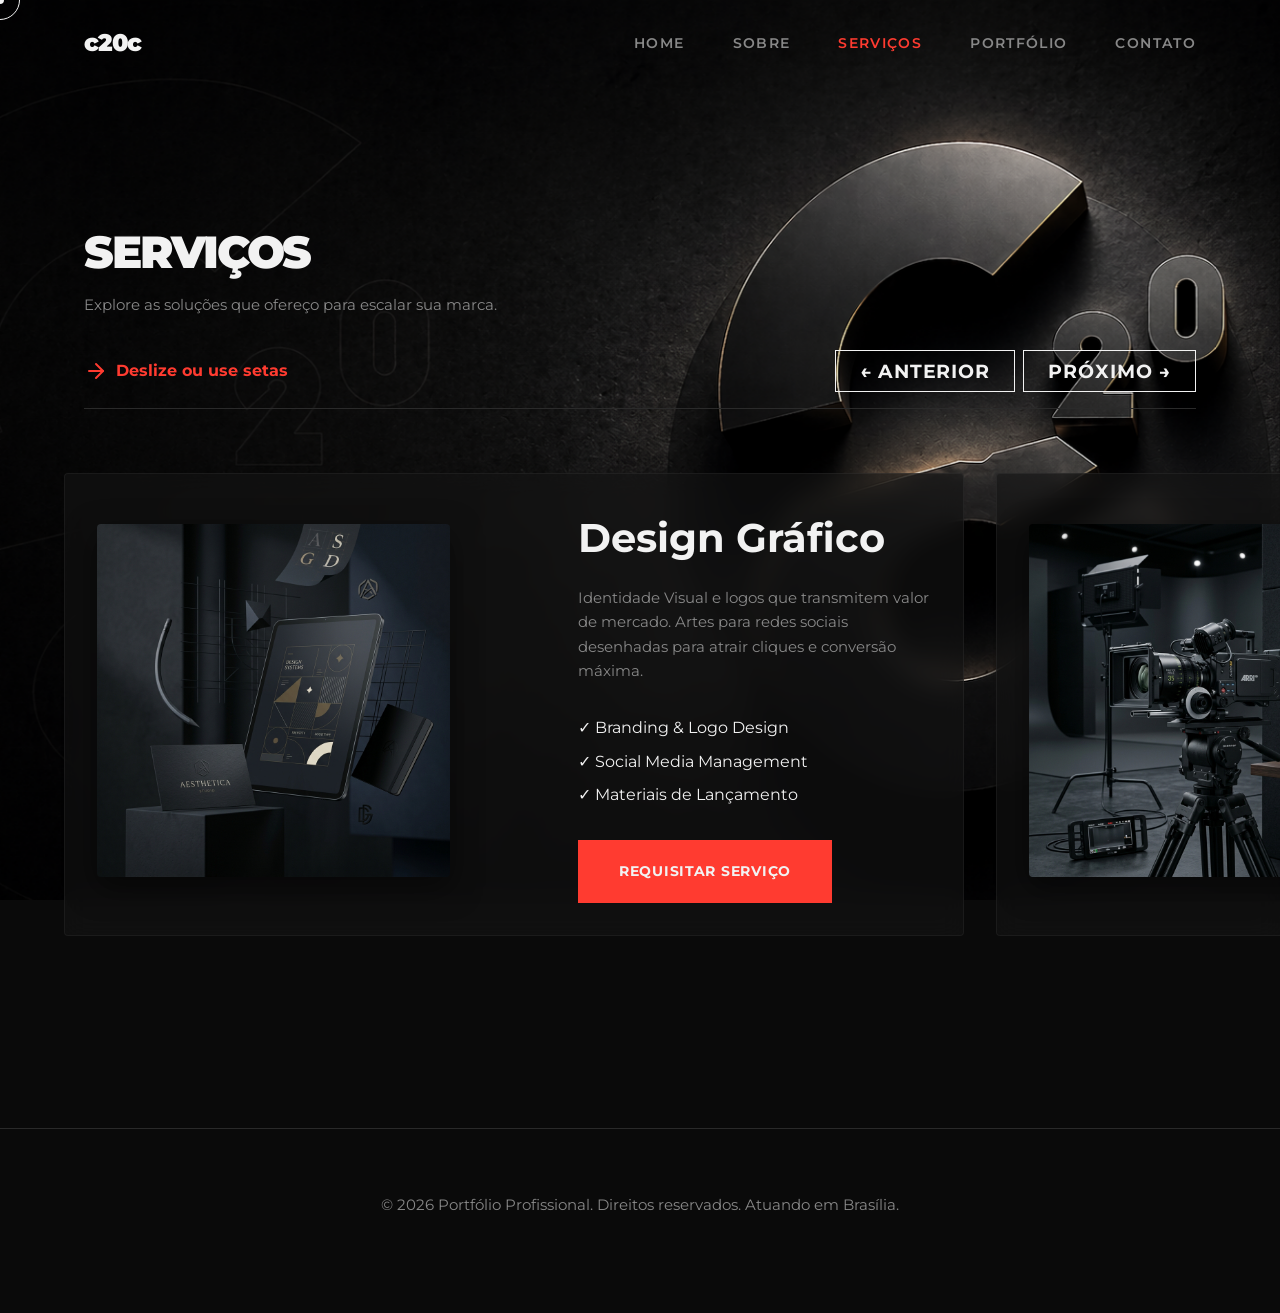
<file: servicos.html>
<!DOCTYPE html>
<html lang="pt-BR">
<head>
    <meta charset="UTF-8">
    <meta name="viewport" content="width=device-width, initial-scale=1.0">
    <title>Portfólio Profissional | Design, Vídeo e Tráfego</title>
    <link rel="stylesheet" href="assets/css/style.css">
    <!-- Otimização de Carregamento -->
    <link rel="preload" as="image" href="assets/images/bg-c20c.png">
</head>
<body>

<!-- Background Global Responsivo -->
<div class="global-bg"></div>

<!-- Custom Cursor Elements -->
<div class="cursor-dot"></div>
<div class="cursor-outline"></div>

<header id="main-header">
    <div class="container nav-container">
        <a href="index.html" class="logo">c20c</a>
        <button class="mobile-toggle" aria-label="Abrir menu">
            <span></span><span></span><span></span>
        </button>
        <nav class="nav-menu">
            <ul>
                <li><a href="index.html" class="">Home</a></li>
                <li><a href="sobre.html" class="">Sobre</a></li>
                <li><a href="servicos.html" class="active">Serviços</a></li>
                <li><a href="portfolio.html" class="">Portfólio</a></li>
                <li><a href="contato.html" class="">Contato</a></li>
            </ul>
        </nav>
    </div>
</header>
<main>



<section class="section">
    <div class="container" style="padding-top: 100px;">
        <h1 class="oversized-text">Serviços</h1>
        <p>Explore as soluções que ofereço para escalar sua marca.</p>
        
        <div class="services-nav-header">
            <div style="display: flex; align-items: center; gap: 0.5rem; color: var(--accent); font-weight: bold; animation: pulse 2s infinite;">
                <svg width="24" height="24" viewBox="0 0 24 24" fill="none" stroke="currentColor" stroke-width="2" stroke-linecap="round" stroke-linejoin="round"><path d="M5 12h14"></path><path d="m12 5 7 7-7 7"></path></svg>
                <span>Deslize ou use setas</span>
            </div>
            <div style="display: flex; gap: 0.5rem;">
                <button id="scrollLeftBtn" class="btn btn-secondary nav-btn">← <span class="hide-mobile">Anterior</span></button>
                <button id="scrollRightBtn" class="btn btn-secondary nav-btn"><span class="hide-mobile">Próximo</span> →</button>
            </div>
        </div>
    </div>

    <div class="h-scroll-container">
        <!-- Serviço 1: Design Gráfico -->
        <div class="scroll-item glass-panel">
            <div class="scroll-img" style="flex: 1; padding: 2rem;">
                <img src="assets/images/design.png" alt="Design Gráfico" style="width: 100%; border-radius: 4px; box-shadow: 0 10px 30px rgba(0,0,0,0.5);">
            </div>
            <div class="scroll-content" style="flex: 1; padding: 2rem;">
                <h2 style="font-size: 2.5rem; margin-bottom: 1rem; font-family: var(--font-heading);">Design Gráfico</h2>
                <p>Identidade Visual e logos que transmitem valor de mercado. Artes para redes sociais desenhadas para atrair cliques e conversão máxima.</p>
                <ul style="list-style: none; margin-bottom: 2rem; color: var(--text-main);">
                    <li style="margin-bottom: 0.5rem;">✓ Branding & Logo Design</li>
                    <li style="margin-bottom: 0.5rem;">✓ Social Media Management</li>
                    <li style="margin-bottom: 0.5rem;">✓ Materiais de Lançamento</li>
                </ul>
                <a href="contato.html" class="btn">Requisitar Serviço</a>
            </div>
        </div>

        <!-- Serviço 2: Videomaker -->
        <div class="scroll-item glass-panel">
            <div class="scroll-img" style="flex: 1; padding: 2rem;">
                <img src="assets/images/video.png" alt="Videomaker" style="width: 100%; border-radius: 4px; box-shadow: 0 10px 30px rgba(0,0,0,0.5);">
            </div>
            <div class="scroll-content" style="flex: 1; padding: 2rem;">
                <h2 style="font-size: 2.5rem; margin-bottom: 1rem; font-family: var(--font-heading);">Videomaker</h2>
                <p>Captação premium e edição dinâmica focada em retenção. Do vídeo comercial institucional ao reels que viraliza no TikTok e Instagram.</p>
                <ul style="list-style: none; margin-bottom: 2rem; color: var(--text-main);">
                    <li style="margin-bottom: 0.5rem;">✓ Vídeos Comerciais / Anúncios</li>
                    <li style="margin-bottom: 0.5rem;">✓ Conteúdo Dinâmico (Reels/TikTok)</li>
                    <li style="margin-bottom: 0.5rem;">✓ Cobertura de Eventos</li>
                </ul>
                <a href="contato.html" class="btn">Requisitar Serviço</a>
            </div>
        </div>

        <!-- Serviço 3: Tráfego Pago -->
        <div class="scroll-item glass-panel">
            <div class="scroll-img" style="flex: 1; padding: 2rem;">
                <img src="assets/images/trafego.png" alt="Tráfego Pago" style="width: 100%; border-radius: 4px; box-shadow: 0 10px 30px rgba(0,0,0,0.5);">
            </div>
            <div class="scroll-content" style="flex: 1; padding: 2rem;">
                <h2 style="font-size: 2.5rem; margin-bottom: 1rem; font-family: var(--font-heading);">Tráfego Pago</h2>
                <p>Estratégia voltada puramente para o ROAS (Retorno). Redução de Custo de Aquisição e maximização de vendas usando dados precisos.</p>
                <ul style="list-style: none; margin-bottom: 2rem; color: var(--text-main);">
                    <li style="margin-bottom: 0.5rem;">✓ Google Ads & Meta Ads</li>
                    <li style="margin-bottom: 0.5rem;">✓ Escala de E-commerces</li>
                    <li style="margin-bottom: 0.5rem;">✓ Captação de Leads B2B e B2C</li>
                </ul>
                <a href="portfolio.html" class="btn">Ver Casos de Sucesso</a>
            </div>
        </div>
    </div>
</section>



</main>
<footer>
    <div class="container">
        <p>&copy; 2026 Portfólio Profissional. Direitos reservados. Atuando em Brasília.</p>
    </div>
</footer>

<script src="assets/js/main.js"></script>
</body>
</html>
</file>
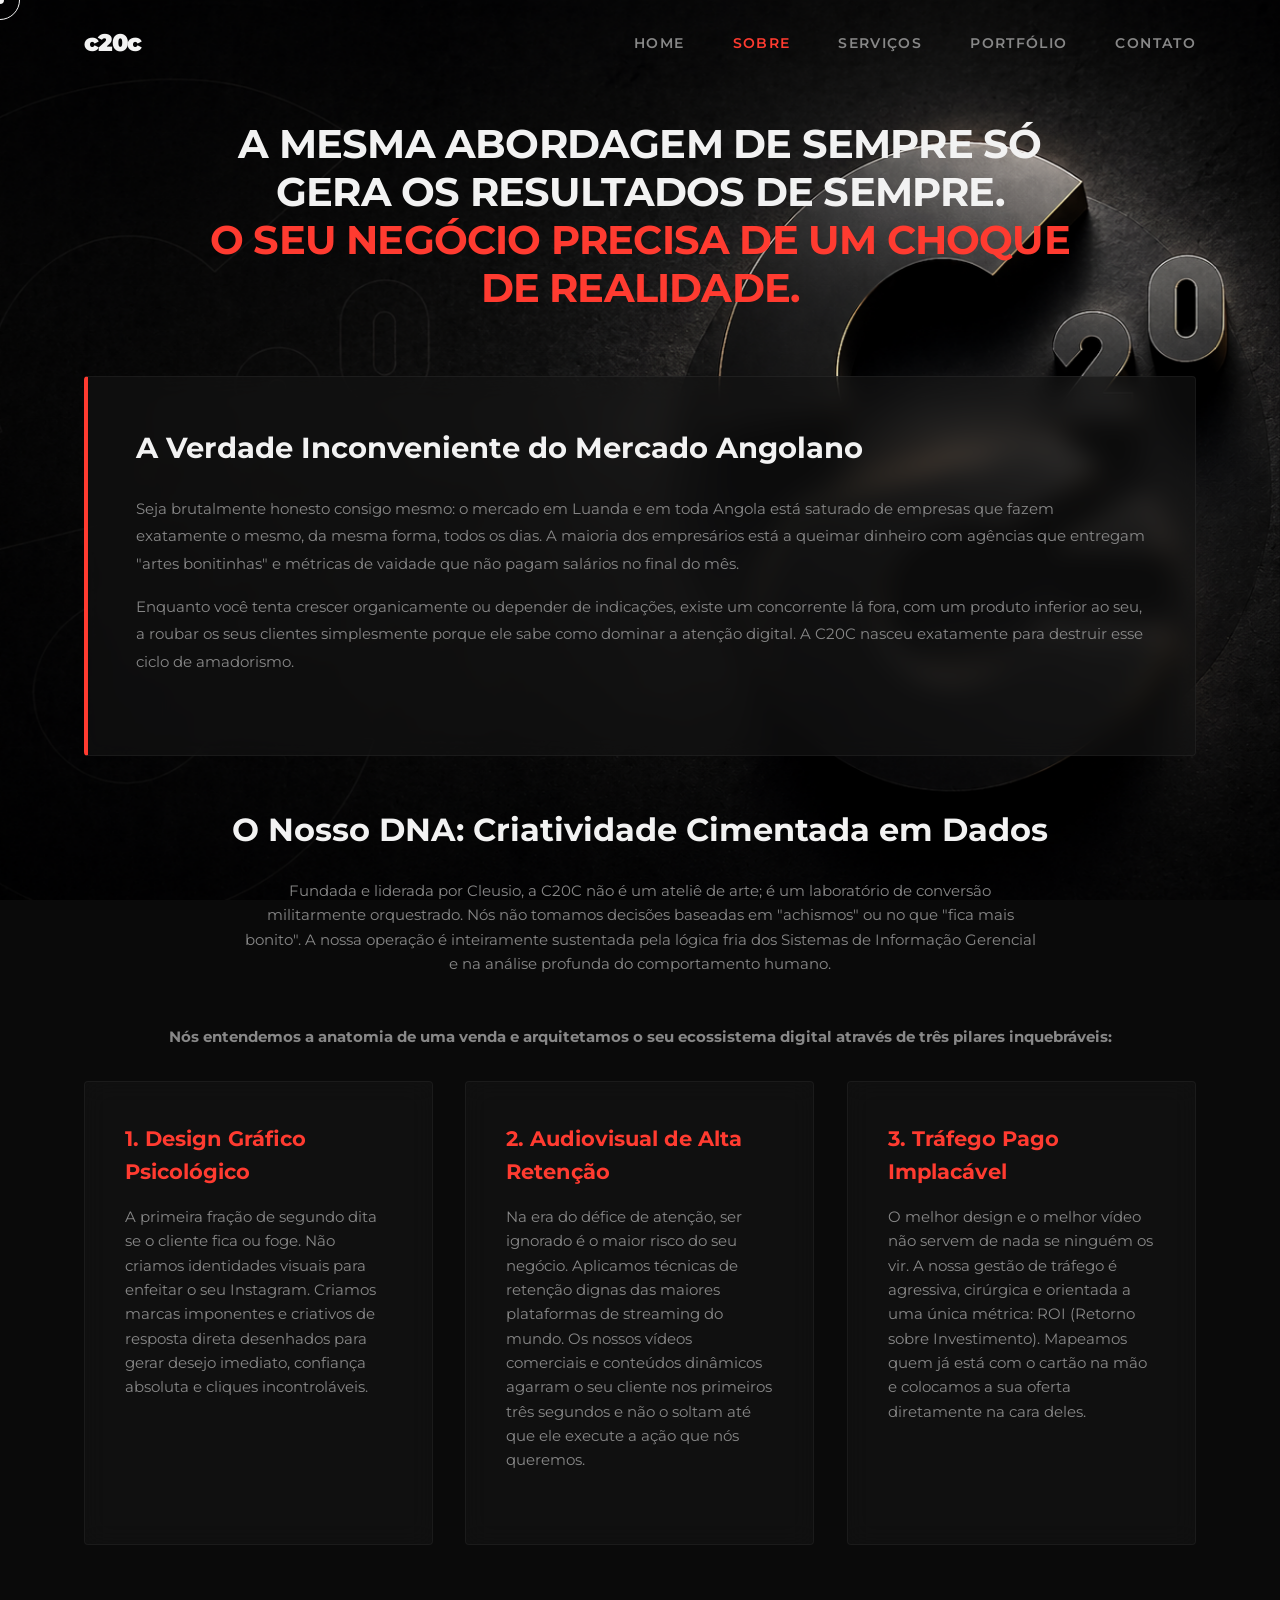
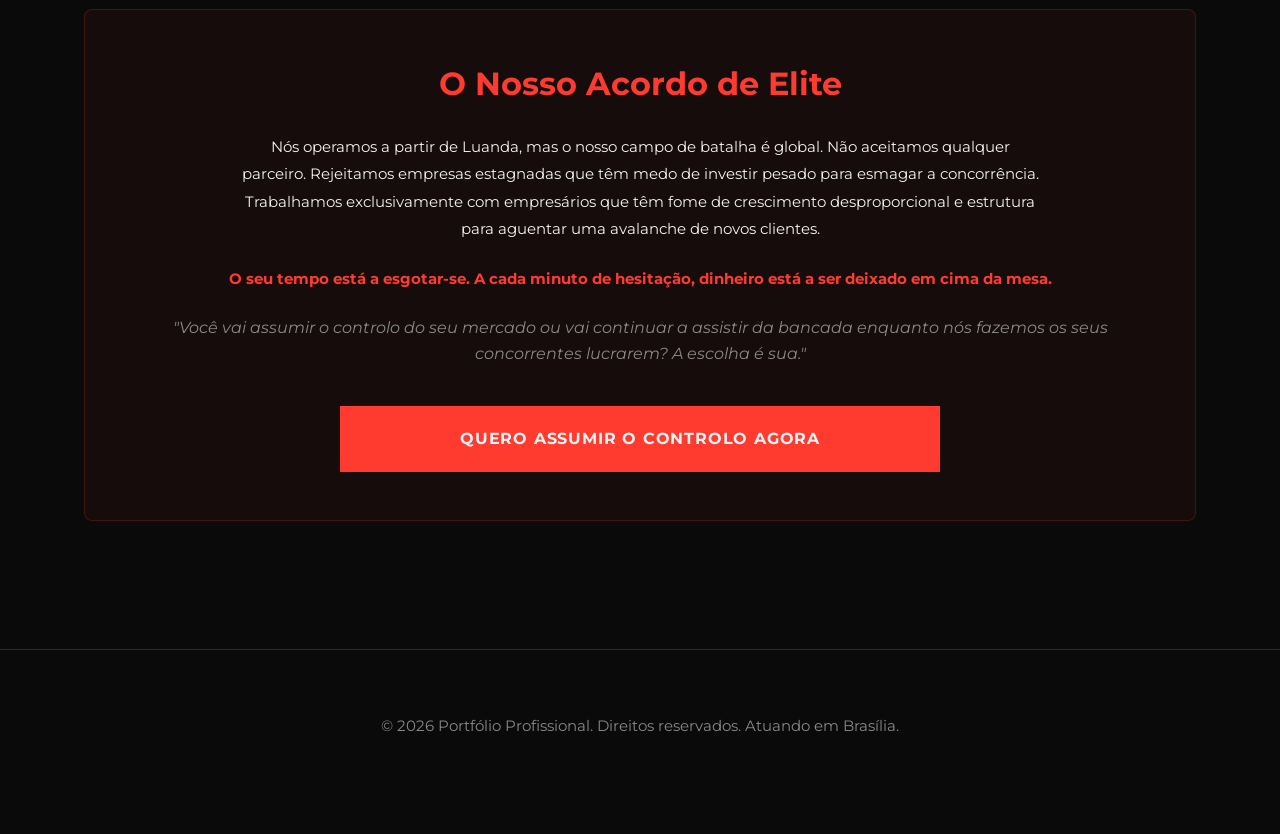
<file: sobre.html>
<!DOCTYPE html>
<html lang="pt-BR">
<head>
    <meta charset="UTF-8">
    <meta name="viewport" content="width=device-width, initial-scale=1.0">
    <title>Portfólio Profissional | Design, Vídeo e Tráfego</title>
    <link rel="stylesheet" href="assets/css/style.css">
    <!-- Otimização de Carregamento -->
    <link rel="preload" as="image" href="assets/images/bg-c20c.png">
</head>
<body>

<!-- Background Global Responsivo -->
<div class="global-bg"></div>

<!-- Custom Cursor Elements -->
<div class="cursor-dot"></div>
<div class="cursor-outline"></div>

<header id="main-header">
    <div class="container nav-container">
        <a href="index.html" class="logo">c20c</a>
        <button class="mobile-toggle" aria-label="Abrir menu">
            <span></span><span></span><span></span>
        </button>
        <nav class="nav-menu">
            <ul>
                <li><a href="index.html" class="">Home</a></li>
                <li><a href="sobre.html" class="active">Sobre</a></li>
                <li><a href="servicos.html" class="">Serviços</a></li>
                <li><a href="portfolio.html" class="">Portfólio</a></li>
                <li><a href="contato.html" class="">Contato</a></li>
            </ul>
        </nav>
    </div>
</header>
<main>



<section class="section" style="padding-top: 120px;">
    <div class="container">
        
        <!-- Header Section -->
        <div style="text-align: center; max-width: 900px; margin: 0 auto 4rem auto;">
            <h1 class="animate-on-scroll" style="font-size: clamp(1.8rem, 3.5vw, 2.5rem); line-height: 1.2; letter-spacing: -0.02em; color: var(--text-main);">
                A MESMA ABORDAGEM DE SEMPRE SÓ GERA OS RESULTADOS DE SEMPRE.<br>
                <span style="color: var(--accent);">O SEU NEGÓCIO PRECISA DE UM CHOQUE DE REALIDADE.</span>
            </h1>
        </div>

        <!-- A Verdade Inconveniente -->
        <div class="glass-panel animate-on-scroll" style="padding: 3rem; margin-bottom: 3rem; border-left: 4px solid var(--accent);">
            <h2 style="font-size: 1.8rem; margin-bottom: 1.5rem; color: var(--text-main);">A Verdade Inconveniente do Mercado Angolano</h2>
            <p style="font-size: 0.95rem; line-height: 1.8; color: var(--text-muted); margin-bottom: 1rem;">
                Seja brutalmente honesto consigo mesmo: o mercado em Luanda e em toda Angola está saturado de empresas que fazem exatamente o mesmo, da mesma forma, todos os dias. A maioria dos empresários está a queimar dinheiro com agências que entregam "artes bonitinhas" e métricas de vaidade que não pagam salários no final do mês.
            </p>
            <p style="font-size: 0.95rem; line-height: 1.8; color: var(--text-muted);">
                Enquanto você tenta crescer organicamente ou depender de indicações, existe um concorrente lá fora, com um produto inferior ao seu, a roubar os seus clientes simplesmente porque ele sabe como dominar a atenção digital. A C20C nasceu exatamente para destruir esse ciclo de amadorismo.
            </p>
        </div>

        <!-- O Nosso DNA -->
        <div style="margin-bottom: 4rem;">
            <h2 class="animate-on-scroll" style="font-size: 2rem; margin-bottom: 1.5rem; text-align: center;">O Nosso DNA: Criatividade Cimentada em Dados</h2>
            <p class="animate-on-scroll" style="text-align: center; max-width: 800px; margin: 0 auto 3rem auto; font-size: 0.95rem; color: var(--text-muted);">
                Fundada e liderada por Cleusio, a C20C não é um ateliê de arte; é um laboratório de conversão militarmente orquestrado. Nós não tomamos decisões baseadas em "achismos" ou no que "fica mais bonito". A nossa operação é inteiramente sustentada pela lógica fria dos Sistemas de Informação Gerencial e na análise profunda do comportamento humano.
            </p>
            
            <p class="animate-on-scroll" style="text-align: center; font-size: 0.95rem; font-weight: bold; margin-bottom: 2rem;">
                Nós entendemos a anatomia de uma venda e arquitetamos o seu ecossistema digital através de três pilares inquebráveis:
            </p>

            <div style="display: grid; grid-template-columns: repeat(auto-fit, minmax(300px, 1fr)); gap: 2rem;">
                <div class="glass-panel animate-on-scroll" style="padding: 2.5rem;">
                    <h3 style="color: var(--accent); margin-bottom: 1rem; font-size: 1.3rem;">1. Design Gráfico Psicológico</h3>
                    <p style="color: var(--text-muted);">A primeira fração de segundo dita se o cliente fica ou foge. Não criamos identidades visuais para enfeitar o seu Instagram. Criamos marcas imponentes e criativos de resposta direta desenhados para gerar desejo imediato, confiança absoluta e cliques incontroláveis.</p>
                </div>
                <div class="glass-panel animate-on-scroll" style="padding: 2.5rem;">
                    <h3 style="color: var(--accent); margin-bottom: 1rem; font-size: 1.3rem;">2. Audiovisual de Alta Retenção</h3>
                    <p style="color: var(--text-muted);">Na era do défice de atenção, ser ignorado é o maior risco do seu negócio. Aplicamos técnicas de retenção dignas das maiores plataformas de streaming do mundo. Os nossos vídeos comerciais e conteúdos dinâmicos agarram o seu cliente nos primeiros três segundos e não o soltam até que ele execute a ação que nós queremos.</p>
                </div>
                <div class="glass-panel animate-on-scroll" style="padding: 2.5rem;">
                    <h3 style="color: var(--accent); margin-bottom: 1rem; font-size: 1.3rem;">3. Tráfego Pago Implacável</h3>
                    <p style="color: var(--text-muted);">O melhor design e o melhor vídeo não servem de nada se ninguém os vir. A nossa gestão de tráfego é agressiva, cirúrgica e orientada a uma única métrica: ROI (Retorno sobre Investimento). Mapeamos quem já está com o cartão na mão e colocamos a sua oferta diretamente na cara deles.</p>
                </div>
            </div>
        </div>

        <!-- O Nosso Acordo de Elite -->
        <div class="animate-on-scroll" style="background: rgba(255, 59, 48, 0.05); border: 1px solid rgba(255, 59, 48, 0.2); padding: 3rem; text-align: center; border-radius: 8px;">
            <h2 style="color: var(--accent); margin-bottom: 1.5rem; font-size: 2rem;">O Nosso Acordo de Elite</h2>
            <p style="font-size: 0.95rem; line-height: 1.8; color: var(--text-main); max-width: 800px; margin: 0 auto 1.5rem auto;">
                Nós operamos a partir de Luanda, mas o nosso campo de batalha é global. Não aceitamos qualquer parceiro. Rejeitamos empresas estagnadas que têm medo de investir pesado para esmagar a concorrência. Trabalhamos exclusivamente com empresários que têm fome de crescimento desproporcional e estrutura para aguentar uma avalanche de novos clientes.
            </p>
            <p style="font-size: 0.95rem; font-weight: bold; color: var(--accent); margin-bottom: 1.5rem;">
                O seu tempo está a esgotar-se. A cada minuto de hesitação, dinheiro está a ser deixado em cima da mesa.
            </p>
            <p style="font-size: 1rem; margin-bottom: 2.5rem; font-style: italic;">
                "Você vai assumir o controlo do seu mercado ou vai continuar a assistir da bancada enquanto nós fazemos os seus concorrentes lucrarem? A escolha é sua."
            </p>
            <a href="https://wa.me/244935633735?text=Ol%C3%A1%21%20Eu%20n%C3%A3o%20quero%20ficar%20na%20bancada.%20Quero%20dominar%20o%20mercado." target="_blank" class="btn btn-giant">QUERO ASSUMIR O CONTROLO AGORA</a>
        </div>

    </div>
</section>



</main>
<footer>
    <div class="container">
        <p>&copy; 2026 Portfólio Profissional. Direitos reservados. Atuando em Brasília.</p>
    </div>
</footer>

<script src="assets/js/main.js"></script>
</body>
</html>
</file>
<file: assets/css/style.css>
@import url('https://fonts.googleapis.com/css2?family=Cormorant+Garamond:wght@300;400;600&family=Montserrat:wght@300;400;700;900&display=swap');

html {
  scroll-behavior: smooth;
}

:root {
  /* Dark Premium Palette (No Neon) */
  --bg-dark: #0A0A0A;
  --bg-panel: #141414;
  --text-main: #F2F2F2;
  --text-muted: #888888;
  --accent: #FF3B30; /* Red/Orange agressivo para conversão */
  --border-color: #2A2A2A;
  
  /* Typography */
  --font-heading: 'Montserrat', sans-serif;
  --font-body: 'Montserrat', sans-serif;
  
  /* Transitions */
  --transition-smooth: all 0.4s cubic-bezier(0.25, 0.46, 0.45, 0.94);
  --glass-bg: rgba(20, 20, 20, 0.6);
  --glass-border: rgba(255, 255, 255, 0.05);
}

@keyframes pulse {
  0%, 100% { opacity: 1; transform: translateX(0); }
  50% { opacity: 0.5; transform: translateX(5px); }
}

* {
  margin: 0;
  padding: 0;
  box-sizing: border-box;
}

body {
  background-color: var(--bg-dark);
  color: var(--text-main);
  font-family: var(--font-body);
  font-size: 1rem;
  line-height: 1.6;
  overflow-x: hidden;
  /* Custom Cursor Base */
  cursor: none;
}

/* Global Background Fix for Mobile & Smooth Load */
.global-bg {
  position: fixed;
  top: 0;
  left: 0;
  width: 100vw;
  height: 100vh;
  background-image: url('../images/bg-c20c.png');
  background-size: cover;
  background-position: center;
  background-repeat: no-repeat;
  z-index: -999;
  pointer-events: none;
  opacity: 0;
  animation: bgFadeIn 1.5s cubic-bezier(0.25, 0.46, 0.45, 0.94) forwards;
}

@keyframes bgFadeIn {
  from { opacity: 0; transform: scale(1.05); }
  to { opacity: 1; transform: scale(1); }
}

@media (max-width: 768px) {
  .global-bg {
    /* Ajusta a posição no mobile para o logo não sumir e nem quebrar o aspecto */
    background-position: 80% center;
  }
}

.cursor-dot {
  width: 8px;
  height: 8px;
  background-color: var(--text-main);
}

.cursor-outline {
  width: 40px;
  height: 40px;
  border: 1px solid var(--text-main);
}

.cursor-dot, .cursor-outline {
  position: fixed;
  top: 0;
  left: 0;
  transform: translate(-50%, -50%);
  border-radius: 50%;
  z-index: 9999;
  pointer-events: none;
  transition: transform 0.15s ease-out, background-color 0.15s;
}

/* Horizontal Scroll Utilities for Servicos */
.h-scroll-container {
  display: flex;
  overflow-x: auto;
  scroll-snap-type: x mandatory;
  -webkit-overflow-scrolling: touch;
  gap: 2rem;
  padding: 4rem 5%;
  /* Hide scrollbar */
  scrollbar-width: none;
}
.h-scroll-container::-webkit-scrollbar {
  display: none;
}
.scroll-item {
  scroll-snap-align: center;
  flex: 0 0 calc(100vw - 10%); /* mostly full width minus padding */
  max-width: 900px;
  display: flex;
  flex-direction: column;
}
@media (min-width: 1024px) {
  .scroll-item {
    flex-direction: row;
    flex: 0 0 80vw;
    align-items: center;
    gap: 4rem;
  }
}
.oversized-text {
  font-family: var(--font-heading);
  letter-spacing: -0.02em;
  font-weight: 700;
  line-height: 1.1;
  text-transform: uppercase;
}

.oversized-text {
  font-size: clamp(1.5rem, 3.5vw, 2.8rem);
  font-weight: 900;
  letter-spacing: -0.05em;
  color: var(--text-main);
  margin-bottom: 1rem;
}

p {
  color: var(--text-muted);
  margin-bottom: 2rem;
  font-size: 0.95rem;
}

/* Glassmorphism & Cards */
.glass-panel {
  background: var(--glass-bg);
  backdrop-filter: blur(12px);
  -webkit-backdrop-filter: blur(12px);
  border: 1px solid var(--glass-border);
  border-radius: 4px;
}

/* Layout Utilities */
.container {
  width: 90%;
  max-width: 1400px;
  margin: 0 auto;
  padding: 0 20px;
}

.section {
  padding: 8rem 0;
  position: relative;
}

/* Navigation & Mobile Menu */
header {
  position: fixed;
  top: 0;
  width: 100%;
  z-index: 1000;
  padding: 1.5rem 0;
  background: transparent;
  transition: var(--transition-smooth);
}

header.scrolled {
  background: var(--glass-bg);
  backdrop-filter: blur(20px);
  border-bottom: 1px solid var(--glass-border);
}

.nav-container {
  display: flex;
  justify-content: space-between;
  align-items: center;
}

.logo {
  font-family: var(--font-heading);
  font-size: 1.5rem;
  font-weight: 900;
  text-decoration: none;
  color: var(--text-main);
  letter-spacing: -0.05em;
  position: relative;
  z-index: 1001; /* Above mobile menu */
}

/* Hero Section */
.hero-section {
  position: relative;
  z-index: 1;
}

.hero-section::before {
  content: '';
  position: absolute;
  top: 0;
  left: 0;
  width: 100%;
  height: 100%;
  /* Gradiente escuro na esquerda para dar leitura ao texto, ficando mais transparente na direita */
  background: linear-gradient(to right, rgba(10,10,10,0.95) 0%, rgba(10,10,10,0.7) 45%, rgba(10,10,10,0.2) 100%);
  z-index: -1;
}

.hero-content {
  position: relative;
  z-index: 2;
}

.nav-menu {
  display: flex;
}

nav ul {
  display: flex;
  list-style: none;
  gap: 3rem;
}

nav a {
  text-decoration: none;
  color: var(--text-muted);
  font-family: var(--font-heading);
  font-size: 0.85rem;
  font-weight: 600;
  text-transform: uppercase;
  letter-spacing: 0.1em;
  transition: var(--transition-smooth);
}

nav a:hover, nav a.active {
  color: var(--accent);
}

/* Mobile Toggle */
.mobile-toggle {
  display: none;
  flex-direction: column;
  gap: 6px;
  background: none;
  border: none;
  cursor: pointer;
  z-index: 1001;
  padding: 5px;
}

.mobile-toggle span {
  width: 30px;
  height: 2px;
  background-color: var(--text-main);
  transition: var(--transition-smooth);
}

.mobile-toggle.active span:nth-child(1) {
  transform: translateY(8px) rotate(45deg);
}

.mobile-toggle.active span:nth-child(2) {
  opacity: 0;
}

.mobile-toggle.active span:nth-child(3) {
  transform: translateY(-8px) rotate(-45deg);
}

@media (max-width: 768px) {
  .mobile-toggle {
    display: flex;
  }
  
  .nav-menu {
    position: fixed;
    top: 0;
    right: -100%;
    width: 100vw;
    height: 100vh;
    background: var(--bg-dark);
    flex-direction: column;
    justify-content: center;
    align-items: center;
    transition: right 0.4s cubic-bezier(0.77, 0, 0.175, 1);
  }
  
  .nav-menu.active {
    right: 0;
  }
  
  nav ul {
    flex-direction: column;
    align-items: center;
    gap: 2rem;
  }
  
  nav a {
    font-size: 1.5rem;
  }
  
  .hide-mobile {
    display: none;
  }
  
  .services-nav-header {
    flex-direction: column !important;
    align-items: flex-start !important;
    gap: 1.5rem !important;
  }
  
  .nav-btn {
    padding: 0.8rem 1.2rem !important;
    font-size: 1.2rem !important;
  }
}

/* Animations Scroll Reveal */
.animate-on-scroll {
  opacity: 0;
  transform: translateY(30px);
  transition: opacity 0.8s ease-out, transform 0.8s cubic-bezier(0.25, 0.46, 0.45, 0.94);
  will-change: opacity, transform;
}

.animate-on-scroll.visible {
  opacity: 1;
  transform: translateY(0);
}

/* Base Buttons */
.btn {
  display: inline-block;
  padding: 1.2rem 2.5rem;
  font-family: var(--font-heading);
  font-weight: 700;
  text-transform: uppercase;
  letter-spacing: 0.05em;
  text-decoration: none;
  font-size: 0.9rem;
  color: var(--text-main);
  background-color: var(--accent);
  border: 1px solid var(--accent);
  transition: var(--transition-smooth);
  cursor: pointer;
  text-align: center;
}

.btn-secondary {
  background-color: transparent;
  color: var(--text-main);
  border-color: var(--text-main);
}

.btn:hover {
  background-color: transparent;
  color: var(--accent);
}

.btn-secondary:hover {
  background-color: var(--text-main);
  color: var(--bg-dark);
}

.btn-giant {
  font-size: 1rem;
  padding: 1.2rem 2.5rem;
  width: 100%;
  max-width: 600px;
}

.services-nav-header {
  display: flex; 
  align-items: center; 
  justify-content: space-between; 
  margin-top: 2rem; 
  border-bottom: 1px solid var(--border-color); 
  padding-bottom: 1rem;
}

.nav-btn {
  padding: 0.5rem 1.5rem; 
  font-size: 1.2rem;
}

/* Footer */
footer {
  border-top: 1px solid var(--border-color);
  padding: 4rem 0;
  text-align: center;
  font-family: var(--font-heading);
  font-size: 0.9rem;
  color: var(--text-muted);
}
</file>
